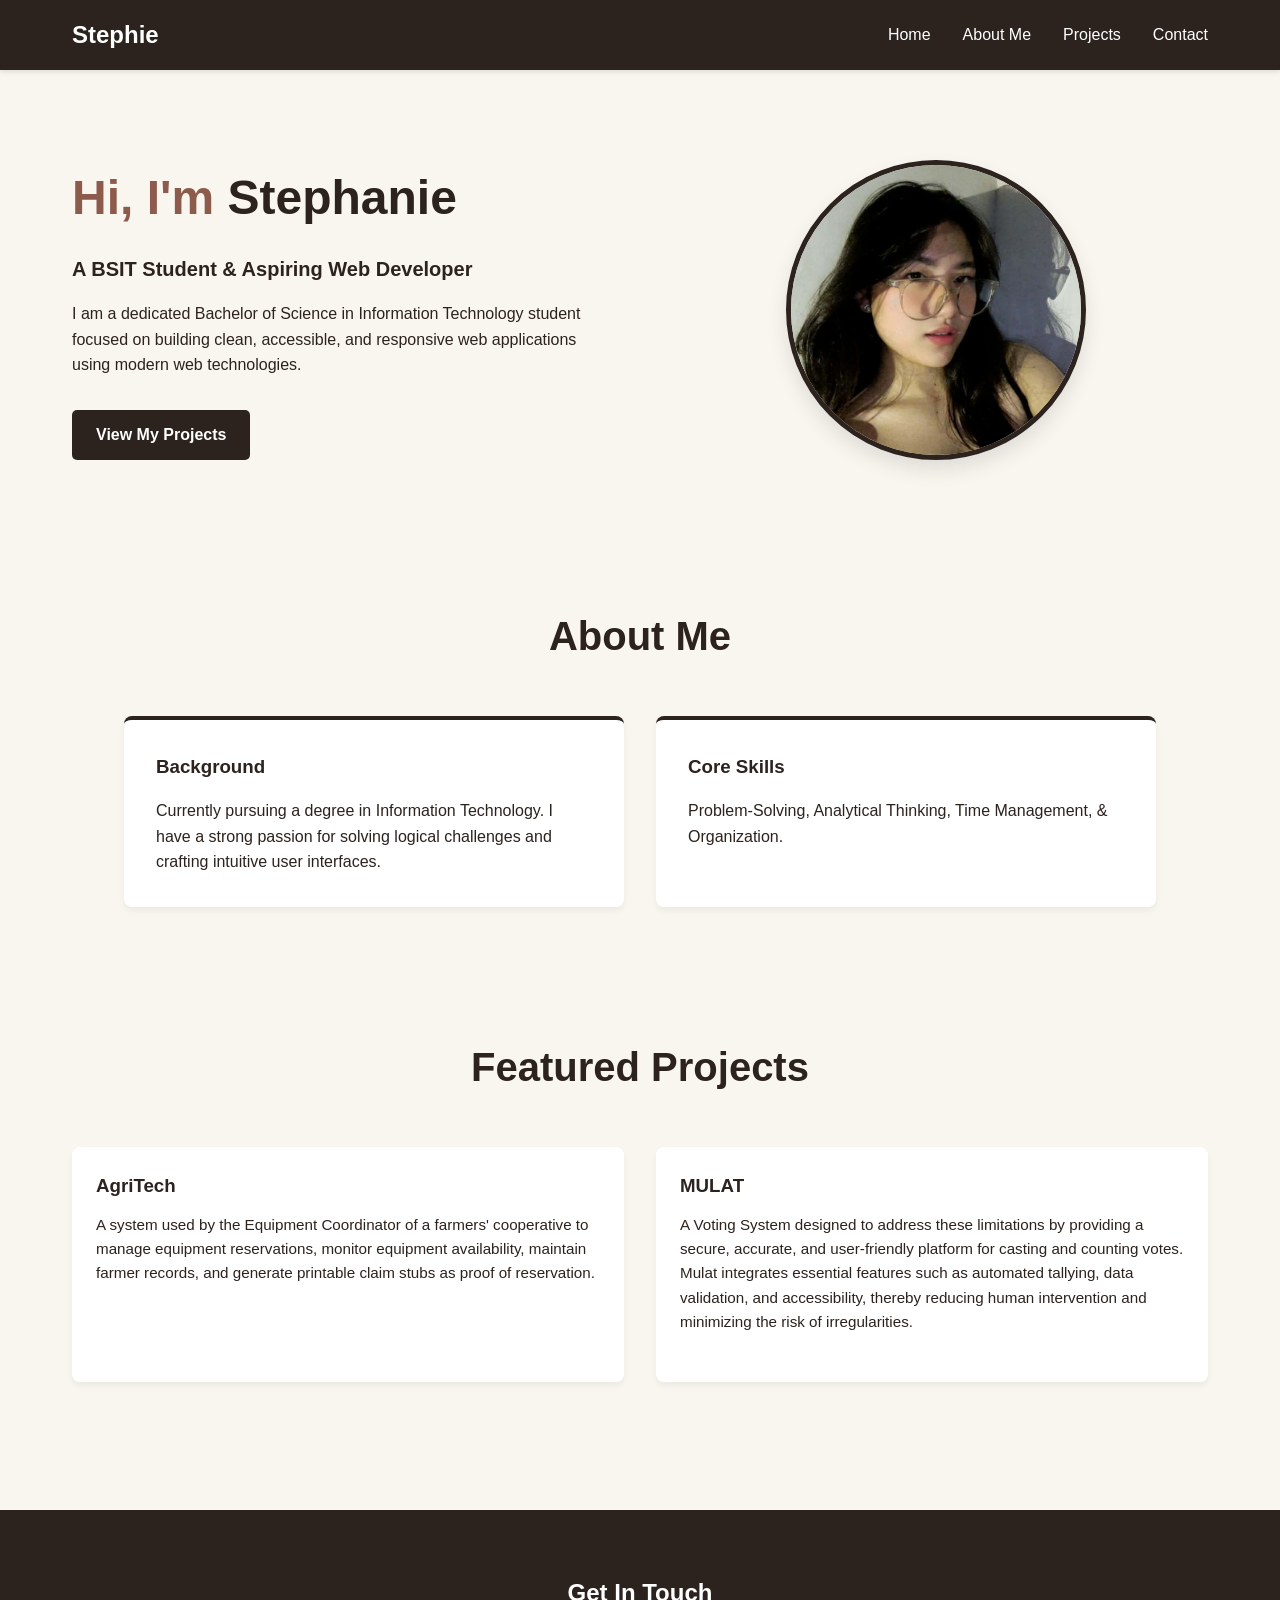
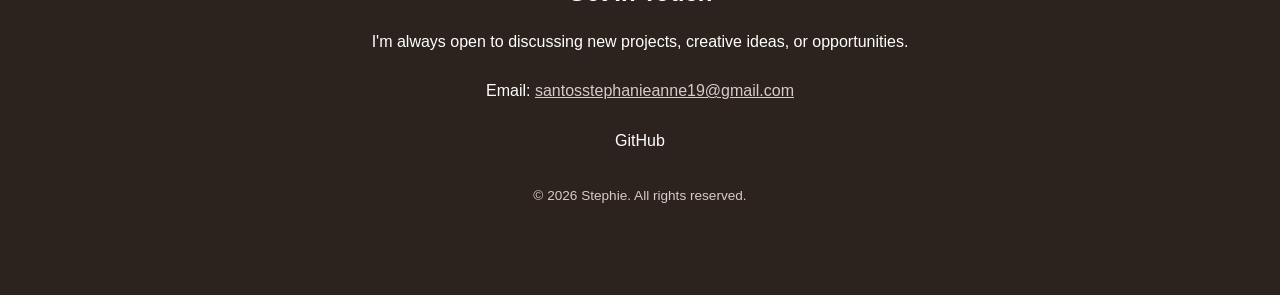
<file: index.html>
<!DOCTYPE html>
<html lang="en">
<head>
    <meta charset="UTF-8">
    <meta name="viewport" content="width=device-width, initial-scale=1.0">
    <title>Stephanie - Personal Portfolio</title>
    <link rel="stylesheet" href="style.css">
</head>
<body>
    <header>
        <nav class="navbar">
            <div class="brand">
                <a href="#hero">Stephie</a>
            </div>
            <button class="menu-toggle" id="mobile-menu" aria-label="Toggle Navigation">
                <span class="bar"></span>
                <span class="bar"></span>
                <span class="bar"></span>
            </button>
            <ul class="nav-links">
                <li><a href="#hero">Home</a></li>
                <li><a href="#about">About Me</a></li>
                <li><a href="#projects">Projects</a></li>
                <li><a href="#contact">Contact</a></li>
            </ul>
        </nav>
    </header>

    <main>
        <section id="hero" class="hero-section">
            <div class="hero-content">
                <h1>Hi, I'm <span class="highlight">Stephanie</span></h1>
                <p class="tagline">A BSIT Student & Aspiring Web Developer</p>
                <p class="bio">I am a dedicated Bachelor of Science in Information Technology student focused on building clean, accessible, and responsive web applications using modern web technologies.</p>
                <a href="#projects" class="btn">View My Projects</a>
            </div>
            <div class="hero-image">
                <img src="me.jpeg" alt="My Profile Picture" />
            </div>
        </section>

        <section id="about" class="about-section">
            <h2>About Me</h2>
            <div class="about-container">
                <div class="about-card">
                    <h3>Background</h3>
                    <p>Currently pursuing a degree in Information Technology. I have a strong passion for solving logical challenges and crafting intuitive user interfaces.</p>
                </div>
                <div class="about-card">
                    <h3>Core Skills</h3>
                    <p>Problem-Solving, Analytical Thinking, Time Management, & Organization.</p>
                </div>
            </div>
        </section>

        <section id="projects" class="projects-section">
            <h2>Featured Projects</h2>
            <div class="project-grid">
                <div class="project-card">
                    <div class="project-info">
                        <h3>AgriTech</h3>
                        <p>A system used by the Equipment Coordinator of a farmers' cooperative to manage equipment reservations, monitor equipment availability, maintain farmer records, and generate printable claim stubs as proof of reservation.</p>
                    </div>
                </div>
                <div class="project-card">
                    <div class="project-info">
                        <h3>MULAT</h3>
                        <p>A Voting System designed to address these limitations by providing a secure, accurate, and user-friendly platform for casting and counting votes. Mulat integrates essential features such as automated tallying, data validation, and accessibility, thereby reducing human intervention and minimizing the risk of irregularities.</p>
                    </div>
                </div>
            </div>
        </section>
    </main>

    <footer id="contact">
        <div class="footer-content">
            <h2>Get In Touch</h2>
            <p>I'm always open to discussing new projects, creative ideas, or opportunities.</p>
            <p class="email">Email: <a href="mailto:santosstephanieanne19@gmail.com">santosstephanieanne19@gmail.com</a></p>
            <div class="social-links">
                <a href="https://github.com" target="_blank">GitHub</a>
            </div>
            <p class="copyright">&copy; 2026 Stephie. All rights reserved.</p>
        </div>
    </footer>

    <script src="script.js"></script>
</body>
</html>
</file>
<file: style.css>
* {
    margin: 0;
    padding: 0;
    box-sizing: border-box;
}

html {
    scroll-behavior: smooth;
    font-family: 'Segoe UI', Tahoma, Geneva, Verdana, sans-serif;
}

body {
    background-color: #f9f6f0;
    color: #2c221e;
    line-height: 1.6;
}

header {
    background-color: #2c221e;
    color: #ffffff;
    position: fixed;
    top: 0;
    left: 0;
    width: 100%;
    z-index: 1000;
    box-shadow: 0 2px 5px rgba(0, 0, 0, 0.1);
}

.navbar {
    display: flex;
    justify-content: space-between;
    align-items: center;
    max-width: 1200px;
    margin: 0 auto;
    padding: 1rem 2rem;
}

.brand a {
    color: #ffffff;
    font-size: 1.5rem;
    font-weight: bold;
    text-decoration: none;
}

.nav-links {
    list-style: none;
    display: flex;
    gap: 2rem;
}

.nav-links a {
    color: #ffffff;
    text-decoration: none;
    font-weight: 500;
    transition: all 0.3s ease;
}

.nav-links a:hover {
    color: #d7ccc8;
}

.menu-toggle {
    display: none;
    flex-direction: column;
    cursor: pointer;
    background: none;
    border: none;
}

.menu-toggle .bar {
    width: 25px;
    height: 3px;
    background-color: #ffffff;
    margin: 4px 0;
    transition: all 0.3s ease;
}

main {
    margin-top: 80px;
}

.hero-section {
    display: flex;
    align-items: center;
    justify-content: space-between;
    max-width: 1200px;
    margin: 0 auto;
    padding: 5rem 2rem;
    gap: 3rem;
}

.hero-content {
    flex: 1;
}

.hero-content h1 {
    font-size: 3rem;
    color: #8d5b4c;
    margin-bottom: 1rem;
}

.highlight {
    color: #2c221e;
}

.tagline {
    font-size: 1.25rem;
    font-weight: 600;
    color: #2c221e;
    margin-bottom: 1rem;
}

.bio {
    font-size: 1rem;
    margin-bottom: 2rem;
}

.btn {
    display: inline-block;
    background-color: #2c221e;
    color: #ffffff;
    padding: 0.75rem 1.5rem;
    border-radius: 5px;
    text-decoration: none;
    font-weight: 600;
    transition: all 0.3s ease;
}

.btn:hover {
    background-color: #3e2723;
    transform: translateY(-2px);
}

.hero-image {
    flex: 1;
    display: flex;
    justify-content: center;
}

.hero-image img {
    width: 300px;
    height: 300px;
    object-fit: cover;
    border-radius: 50%;
    border: 5px solid #2c221e;
    box-shadow: 0 10px 20px rgba(0, 0, 0, 0.1);
}

.about-section {
    max-width: 1200px;
    margin: 0 auto;
    padding: 4rem 2rem;
    text-align: center;
}

.about-section h2, .projects-section h2 {
    font-size: 2.5rem;
    color: #2c221e;
    margin-bottom: 3rem;
}

.about-container {
    display: flex;
    gap: 2rem;
    justify-content: center;
}

.about-card {
    background: #ffffff;
    padding: 2rem;
    border-radius: 8px;
    box-shadow: 0 4px 6px rgba(0, 0, 0, 0.05);
    flex: 1;
    max-width: 500px;
    text-align: left;
    border-top: 4px solid #2c221e;
}

.about-card h3 {
    color: #2c221e;
    margin-bottom: 1rem;
}

.projects-section {
    max-width: 1200px;
    margin: 0 auto;
    padding: 4rem 2rem;
    text-align: center;
}

.project-grid {
    display: grid;
    grid-template-columns: repeat(auto-fit, minmax(300px, 1fr));
    gap: 2rem;
}

.project-card {
    background: #ffffff;
    border-radius: 8px;
    overflow: hidden;
    box-shadow: 0 4px 6px rgba(0, 0, 0, 0.05);
    transition: all 0.3s ease;
    text-align: left;
}

.project-card:hover {
    transform: translateY(-5px);
    box-shadow: 0 10px 20px rgba(0, 0, 0, 0.1);
}

.project-card img {
    width: 100%;
    height: 200px;
    object-fit: cover;
}

.project-info {
    padding: 1.5rem;
}

.project-info h3 {
    color: #2c221e;
    margin-bottom: 0.75rem;
}

.project-info p {
    font-size: 0.95rem;
    color: #2c221e;
    margin-bottom: 1.5rem;
}

.project-link {
    color: #2c221e;
    text-decoration: none;
    font-weight: 600;
}

.project-link:hover {
    text-decoration: underline;
}

footer {
    background-color: #2c221e;
    color: #ffffff;
    text-align: center;
    padding: 4rem 2rem;
    margin-top: 4rem;
}

.footer-content {
    max-width: 800px;
    margin: 0 auto;
}

.footer-content h2 {
    margin-bottom: 1rem;
}

.footer-content p {
    margin-bottom: 1.5rem;
}

.email a {
    color: #d7ccc8;
    text-decoration: underline;
}

.social-links {
    display: flex;
    justify-content: center;
    gap: 2rem;
    margin-bottom: 2rem;
}

.social-links a {
    color: #ffffff;
    text-decoration: none;
    font-weight: 500;
    transition: all 0.3s ease;
}

.social-links a:hover {
    color: #d7ccc8;
}

.copyright {
    font-size: 0.85rem;
    color: #d7ccc8;
}

@media (max-width: 900px) {
    .nav-links {
        display: none;
        flex-direction: column;
        position: absolute;
        top: 100%;
        left: 0;
        width: 100%;
        background-color: #2c221e;
        padding: 1.5rem 0;
        text-align: center;
        gap: 1.5rem;
        box-shadow: 0 4px 6px rgba(0, 0, 0, 0.1);
    }

    .nav-links.active {
        display: flex;
    }

    .menu-toggle {
        display: flex;
    }

    .hero-section {
        flex-direction: column-reverse;
        text-align: center;
        padding: 3rem 1rem;
    }

    .hero-image img {
        width: 220px;
        height: 220px;
    }

    .hero-content h1 {
        font-size: 2.25rem;
    }

    .about-container {
        flex-direction: column;
        align-items: center;
    }
}
</file>
